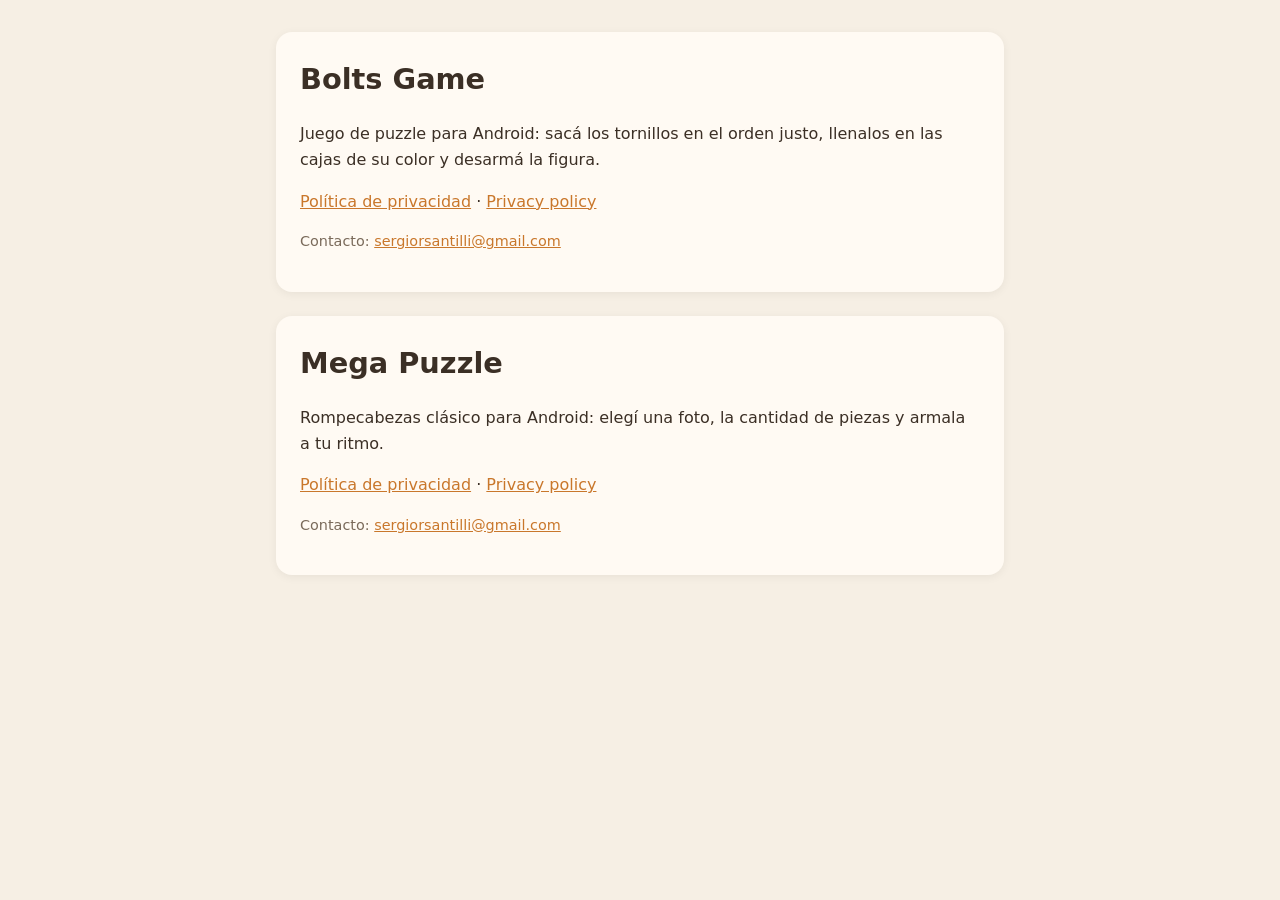
<file: index.html>
<!doctype html>
<html lang="es">
<head>
<meta charset="utf-8">
<meta name="viewport" content="width=device-width, initial-scale=1">
<title>Bolts Game</title>
<link rel="stylesheet" href="style.css">
</head>
<body>
<main>
  <div class="card">
    <h1>Bolts Game</h1>
    <p>Juego de puzzle para Android: sacá los tornillos en el orden justo, llenalos en las cajas de su color y desarmá la figura.</p>
    <p><a href="privacidad.html">Política de privacidad</a> · <a href="privacidad.html#en">Privacy policy</a></p>
    <p class="muted">Contacto: <a href="mailto:sergiorsantilli@gmail.com">sergiorsantilli@gmail.com</a></p>
  </div>
  <div class="card" style="margin-top:24px">
    <h1>Mega Puzzle</h1>
    <p>Rompecabezas clásico para Android: elegí una foto, la cantidad de piezas y armala a tu ritmo.</p>
    <p><a href="mega-puzzle/privacidad.html">Política de privacidad</a> · <a href="mega-puzzle/privacidad.html#en">Privacy policy</a></p>
    <p class="muted">Contacto: <a href="mailto:sergiorsantilli@gmail.com">sergiorsantilli@gmail.com</a></p>
  </div>
</main>
</body>
</html>
</file>
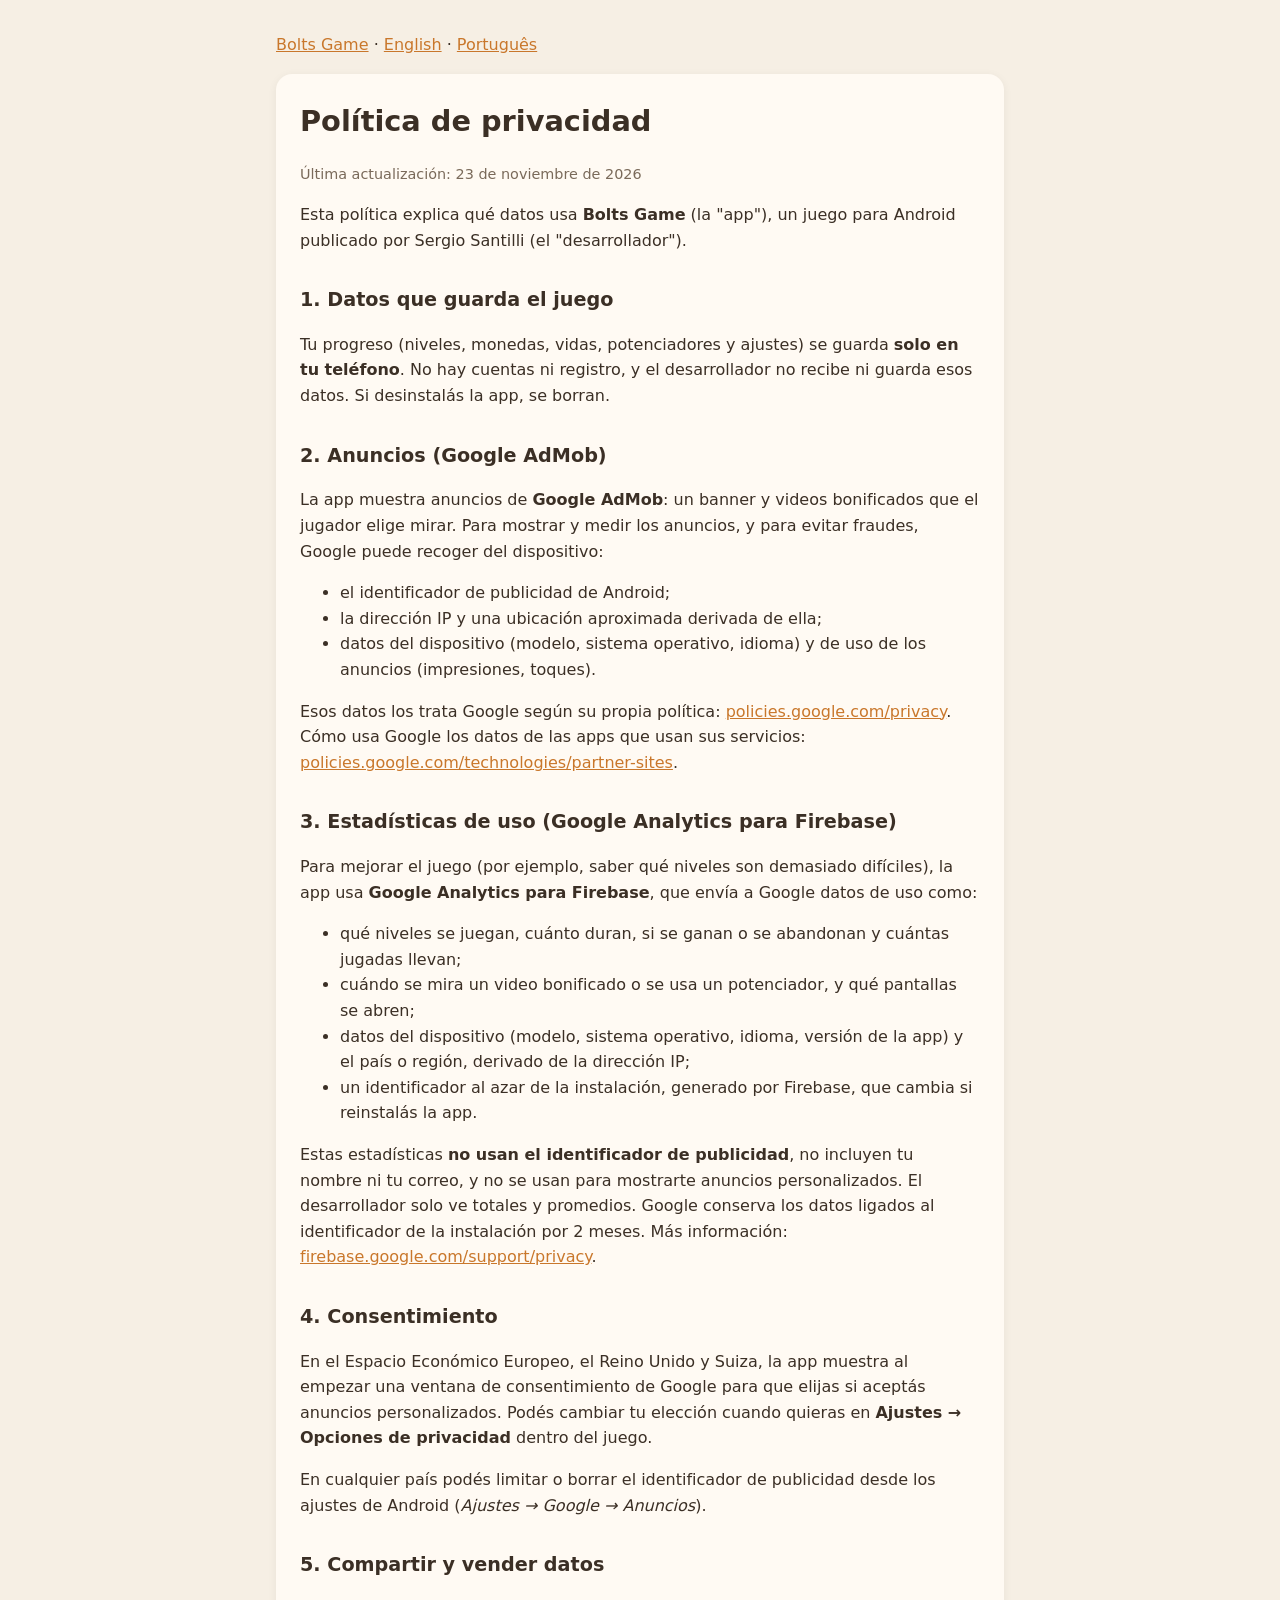
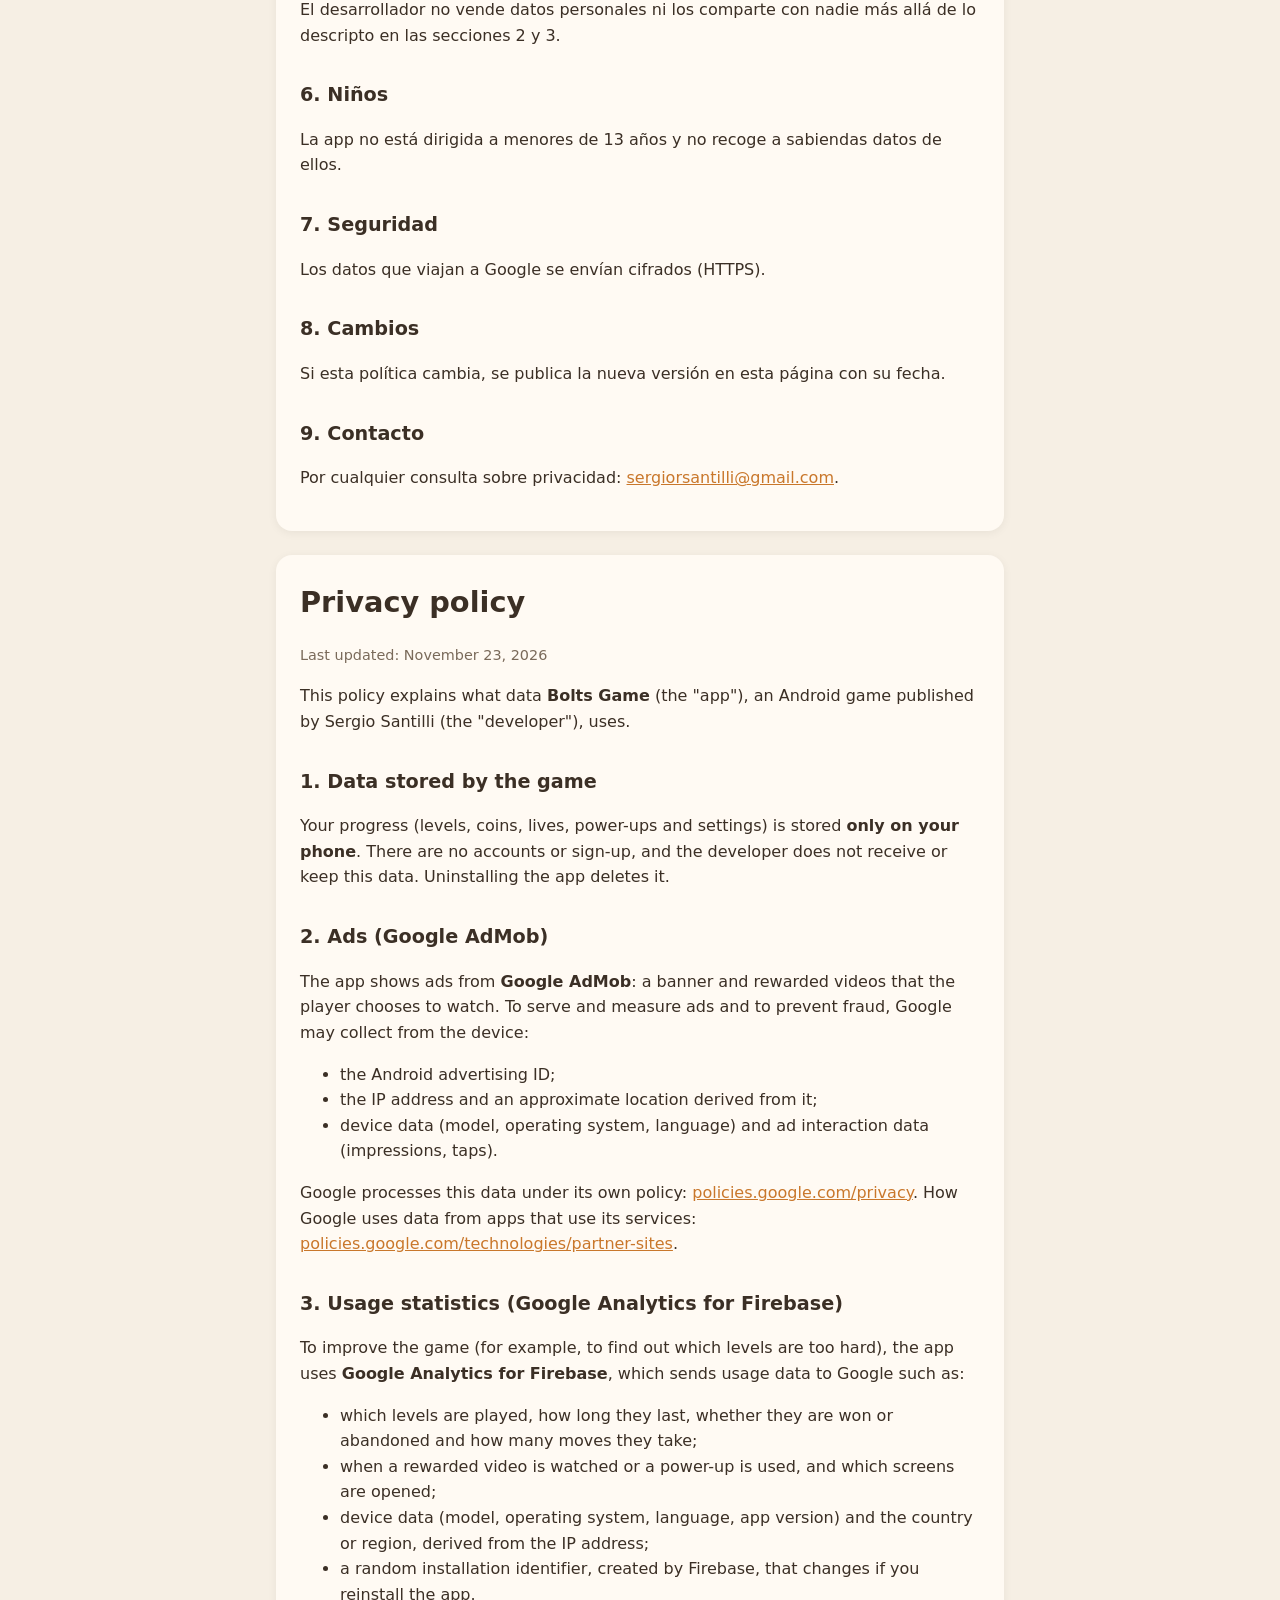
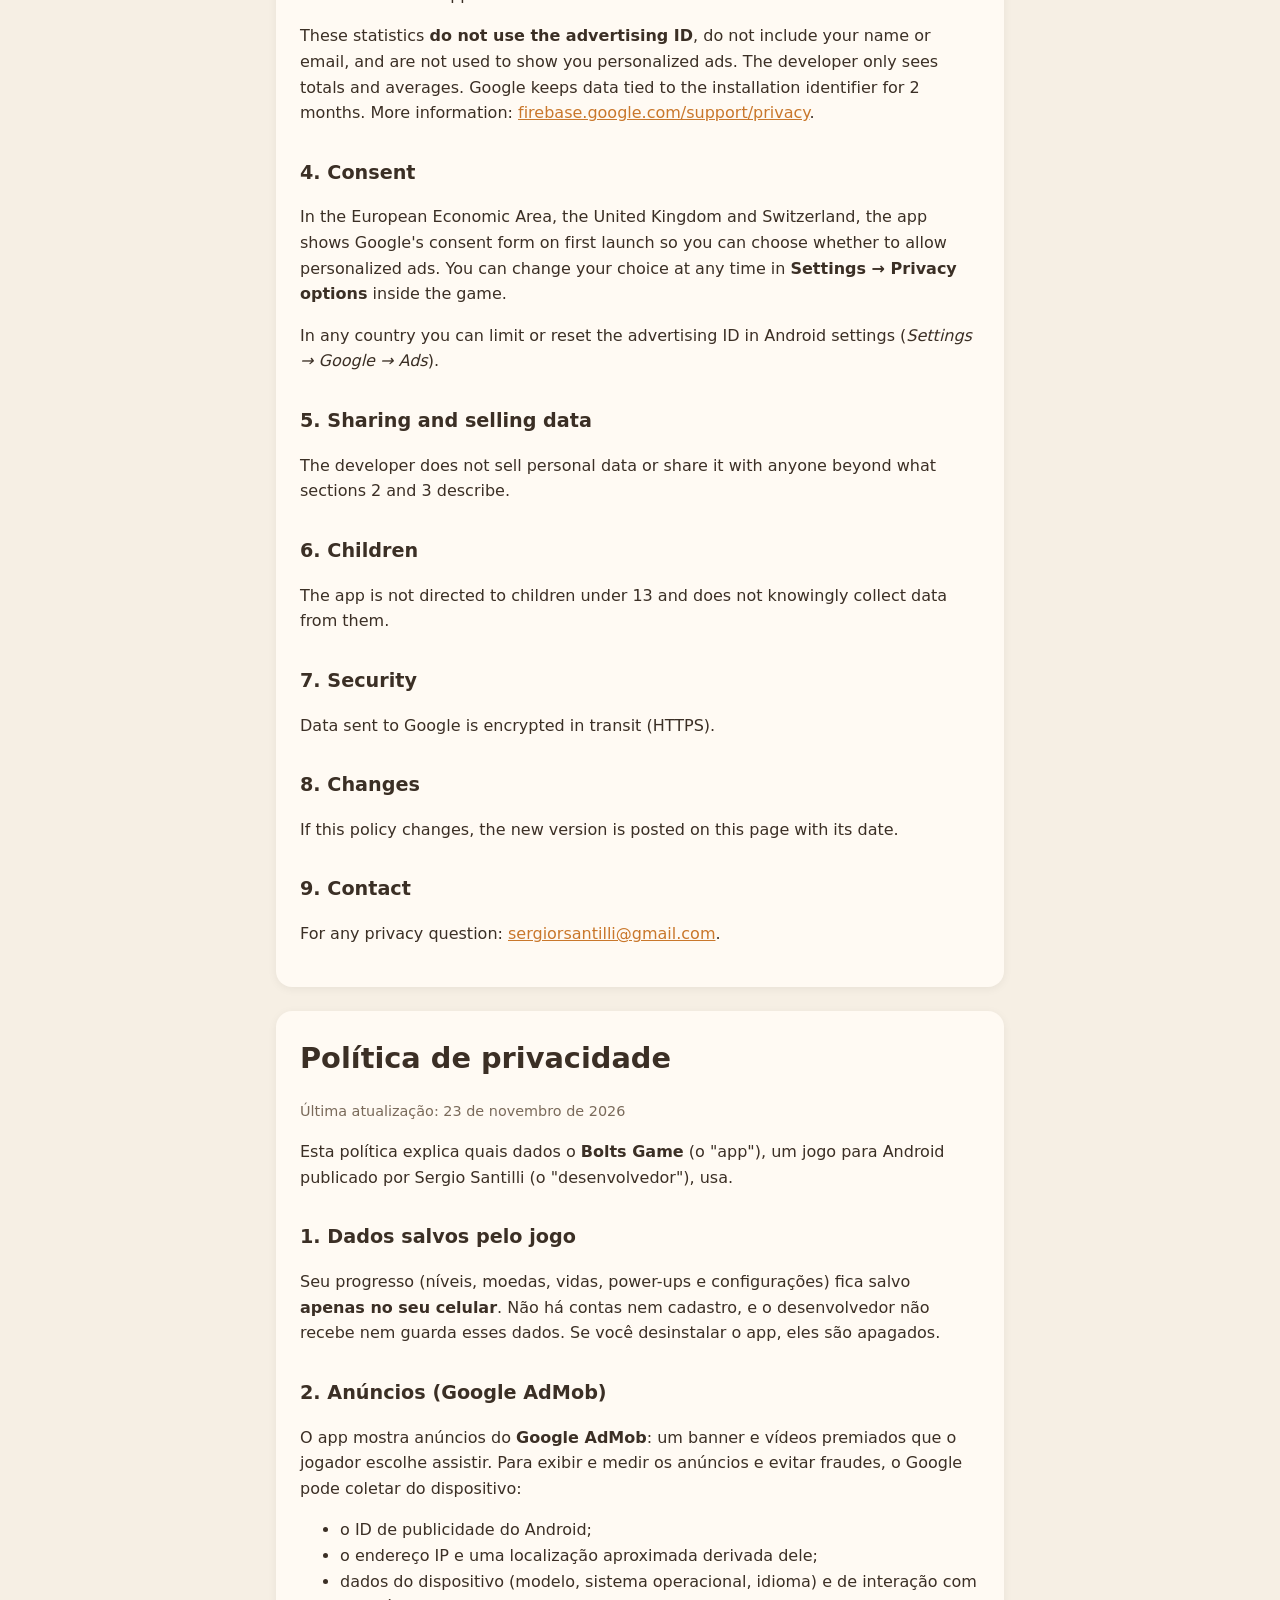
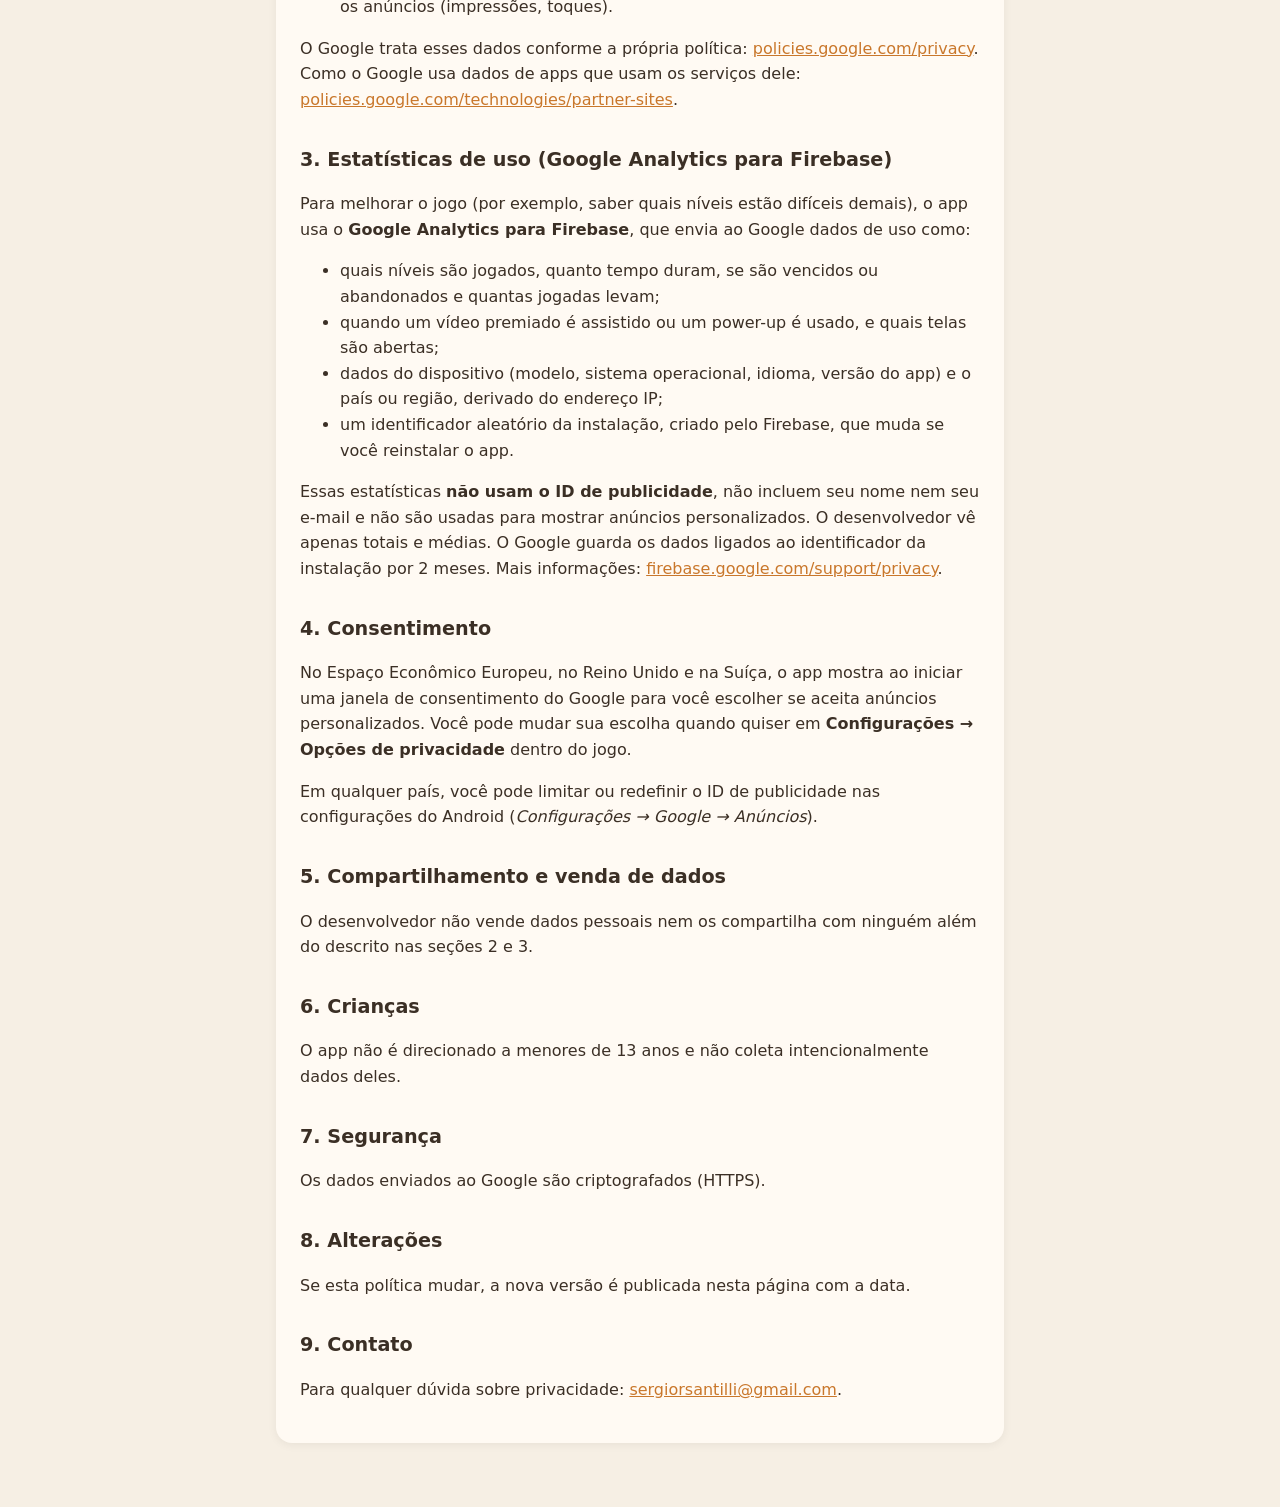
<file: privacidad.html>
<!doctype html>
<html lang="es">
<head>
<meta charset="utf-8">
<meta name="viewport" content="width=device-width, initial-scale=1">
<title>Bolts Game: privacidad</title>
<link rel="stylesheet" href="style.css">
</head>
<body>
<main>
  <nav><a href="index.html">Bolts Game</a> · <a href="#en">English</a> · <a href="#pt">Português</a></nav>
  <div class="card">
    <h1>Política de privacidad</h1>
    <p class="muted">Última actualización: 23 de noviembre de 2026</p>
    <p>Esta política explica qué datos usa <strong>Bolts Game</strong> (la "app"), un juego para Android
      publicado por Sergio Santilli (el "desarrollador").</p>

    <h2>1. Datos que guarda el juego</h2>
    <p>Tu progreso (niveles, monedas, vidas, potenciadores y ajustes) se guarda <strong>solo en tu
      teléfono</strong>. No hay cuentas ni registro, y el desarrollador no recibe ni guarda esos datos.
      Si desinstalás la app, se borran.</p>

    <h2>2. Anuncios (Google AdMob)</h2>
    <p>La app muestra anuncios de <strong>Google AdMob</strong>: un banner y videos bonificados que el
      jugador elige mirar. Para mostrar y medir los anuncios, y para evitar fraudes, Google puede recoger
      del dispositivo:</p>
    <ul>
      <li>el identificador de publicidad de Android;</li>
      <li>la dirección IP y una ubicación aproximada derivada de ella;</li>
      <li>datos del dispositivo (modelo, sistema operativo, idioma) y de uso de los anuncios
        (impresiones, toques).</li>
    </ul>
    <p>Esos datos los trata Google según su propia política: <a href="https://policies.google.com/privacy">policies.google.com/privacy</a>.
      Cómo usa Google los datos de las apps que usan sus servicios:
      <a href="https://policies.google.com/technologies/partner-sites">policies.google.com/technologies/partner-sites</a>.</p>

    <h2>3. Estadísticas de uso (Google Analytics para Firebase)</h2>
    <p>Para mejorar el juego (por ejemplo, saber qué niveles son demasiado difíciles), la app usa
      <strong>Google Analytics para Firebase</strong>, que envía a Google datos de uso como:</p>
    <ul>
      <li>qué niveles se juegan, cuánto duran, si se ganan o se abandonan y cuántas jugadas llevan;</li>
      <li>cuándo se mira un video bonificado o se usa un potenciador, y qué pantallas se abren;</li>
      <li>datos del dispositivo (modelo, sistema operativo, idioma, versión de la app) y el país o
        región, derivado de la dirección IP;</li>
      <li>un identificador al azar de la instalación, generado por Firebase, que cambia si reinstalás
        la app.</li>
    </ul>
    <p>Estas estadísticas <strong>no usan el identificador de publicidad</strong>, no incluyen tu nombre
      ni tu correo, y no se usan para mostrarte anuncios personalizados. El desarrollador solo ve
      totales y promedios. Google conserva los datos ligados al identificador de la instalación por
      2 meses. Más información:
      <a href="https://firebase.google.com/support/privacy">firebase.google.com/support/privacy</a>.</p>

    <h2>4. Consentimiento</h2>
    <p>En el Espacio Económico Europeo, el Reino Unido y Suiza, la app muestra al empezar una ventana de
      consentimiento de Google para que elijas si aceptás anuncios personalizados. Podés cambiar tu
      elección cuando quieras en <strong>Ajustes → Opciones de privacidad</strong> dentro del juego.</p>
    <p>En cualquier país podés limitar o borrar el identificador de publicidad desde los ajustes de
      Android (<em>Ajustes → Google → Anuncios</em>).</p>

    <h2>5. Compartir y vender datos</h2>
    <p>El desarrollador no vende datos personales ni los comparte con nadie más allá de lo descripto en
      las secciones 2 y 3.</p>

    <h2>6. Niños</h2>
    <p>La app no está dirigida a menores de 13 años y no recoge a sabiendas datos de ellos.</p>

    <h2>7. Seguridad</h2>
    <p>Los datos que viajan a Google se envían cifrados (HTTPS).</p>

    <h2>8. Cambios</h2>
    <p>Si esta política cambia, se publica la nueva versión en esta página con su fecha.</p>

    <h2>9. Contacto</h2>
    <p>Por cualquier consulta sobre privacidad: <a href="mailto:sergiorsantilli@gmail.com">sergiorsantilli@gmail.com</a>.</p>
  </div>

  <div class="card" id="en" style="margin-top:24px">
    <h1>Privacy policy</h1>
    <p class="muted">Last updated: November 23, 2026</p>
    <p>This policy explains what data <strong>Bolts Game</strong> (the "app"), an Android game published by
      Sergio Santilli (the "developer"), uses.</p>

    <h2>1. Data stored by the game</h2>
    <p>Your progress (levels, coins, lives, power-ups and settings) is stored <strong>only on your
      phone</strong>. There are no accounts or sign-up, and the developer does not receive or keep this
      data. Uninstalling the app deletes it.</p>

    <h2>2. Ads (Google AdMob)</h2>
    <p>The app shows ads from <strong>Google AdMob</strong>: a banner and rewarded videos that the player
      chooses to watch. To serve and measure ads and to prevent fraud, Google may collect from the device:</p>
    <ul>
      <li>the Android advertising ID;</li>
      <li>the IP address and an approximate location derived from it;</li>
      <li>device data (model, operating system, language) and ad interaction data (impressions, taps).</li>
    </ul>
    <p>Google processes this data under its own policy: <a href="https://policies.google.com/privacy">policies.google.com/privacy</a>.
      How Google uses data from apps that use its services:
      <a href="https://policies.google.com/technologies/partner-sites">policies.google.com/technologies/partner-sites</a>.</p>

    <h2>3. Usage statistics (Google Analytics for Firebase)</h2>
    <p>To improve the game (for example, to find out which levels are too hard), the app uses
      <strong>Google Analytics for Firebase</strong>, which sends usage data to Google such as:</p>
    <ul>
      <li>which levels are played, how long they last, whether they are won or abandoned and how many
        moves they take;</li>
      <li>when a rewarded video is watched or a power-up is used, and which screens are opened;</li>
      <li>device data (model, operating system, language, app version) and the country or region,
        derived from the IP address;</li>
      <li>a random installation identifier, created by Firebase, that changes if you reinstall the app.</li>
    </ul>
    <p>These statistics <strong>do not use the advertising ID</strong>, do not include your name or
      email, and are not used to show you personalized ads. The developer only sees totals and
      averages. Google keeps data tied to the installation identifier for 2 months. More information:
      <a href="https://firebase.google.com/support/privacy">firebase.google.com/support/privacy</a>.</p>

    <h2>4. Consent</h2>
    <p>In the European Economic Area, the United Kingdom and Switzerland, the app shows Google's consent
      form on first launch so you can choose whether to allow personalized ads. You can change your
      choice at any time in <strong>Settings → Privacy options</strong> inside the game.</p>
    <p>In any country you can limit or reset the advertising ID in Android settings
      (<em>Settings → Google → Ads</em>).</p>

    <h2>5. Sharing and selling data</h2>
    <p>The developer does not sell personal data or share it with anyone beyond what sections 2 and 3
      describe.</p>

    <h2>6. Children</h2>
    <p>The app is not directed to children under 13 and does not knowingly collect data from them.</p>

    <h2>7. Security</h2>
    <p>Data sent to Google is encrypted in transit (HTTPS).</p>

    <h2>8. Changes</h2>
    <p>If this policy changes, the new version is posted on this page with its date.</p>

    <h2>9. Contact</h2>
    <p>For any privacy question: <a href="mailto:sergiorsantilli@gmail.com">sergiorsantilli@gmail.com</a>.</p>
  </div>

  <div class="card" id="pt" lang="pt-BR" style="margin-top:24px">
    <h1>Política de privacidade</h1>
    <p class="muted">Última atualização: 23 de novembro de 2026</p>
    <p>Esta política explica quais dados o <strong>Bolts Game</strong> (o "app"), um jogo para Android
      publicado por Sergio Santilli (o "desenvolvedor"), usa.</p>

    <h2>1. Dados salvos pelo jogo</h2>
    <p>Seu progresso (níveis, moedas, vidas, power-ups e configurações) fica salvo <strong>apenas no seu
      celular</strong>. Não há contas nem cadastro, e o desenvolvedor não recebe nem guarda esses dados.
      Se você desinstalar o app, eles são apagados.</p>

    <h2>2. Anúncios (Google AdMob)</h2>
    <p>O app mostra anúncios do <strong>Google AdMob</strong>: um banner e vídeos premiados que o jogador
      escolhe assistir. Para exibir e medir os anúncios e evitar fraudes, o Google pode coletar do
      dispositivo:</p>
    <ul>
      <li>o ID de publicidade do Android;</li>
      <li>o endereço IP e uma localização aproximada derivada dele;</li>
      <li>dados do dispositivo (modelo, sistema operacional, idioma) e de interação com os anúncios
        (impressões, toques).</li>
    </ul>
    <p>O Google trata esses dados conforme a própria política: <a href="https://policies.google.com/privacy">policies.google.com/privacy</a>.
      Como o Google usa dados de apps que usam os serviços dele:
      <a href="https://policies.google.com/technologies/partner-sites">policies.google.com/technologies/partner-sites</a>.</p>

    <h2>3. Estatísticas de uso (Google Analytics para Firebase)</h2>
    <p>Para melhorar o jogo (por exemplo, saber quais níveis estão difíceis demais), o app usa o
      <strong>Google Analytics para Firebase</strong>, que envia ao Google dados de uso como:</p>
    <ul>
      <li>quais níveis são jogados, quanto tempo duram, se são vencidos ou abandonados e quantas jogadas
        levam;</li>
      <li>quando um vídeo premiado é assistido ou um power-up é usado, e quais telas são abertas;</li>
      <li>dados do dispositivo (modelo, sistema operacional, idioma, versão do app) e o país ou região,
        derivado do endereço IP;</li>
      <li>um identificador aleatório da instalação, criado pelo Firebase, que muda se você reinstalar o
        app.</li>
    </ul>
    <p>Essas estatísticas <strong>não usam o ID de publicidade</strong>, não incluem seu nome nem seu
      e-mail e não são usadas para mostrar anúncios personalizados. O desenvolvedor vê apenas totais e
      médias. O Google guarda os dados ligados ao identificador da instalação por 2 meses. Mais
      informações: <a href="https://firebase.google.com/support/privacy">firebase.google.com/support/privacy</a>.</p>

    <h2>4. Consentimento</h2>
    <p>No Espaço Econômico Europeu, no Reino Unido e na Suíça, o app mostra ao iniciar uma janela de
      consentimento do Google para você escolher se aceita anúncios personalizados. Você pode mudar sua
      escolha quando quiser em <strong>Configurações → Opções de privacidade</strong> dentro do jogo.</p>
    <p>Em qualquer país, você pode limitar ou redefinir o ID de publicidade nas configurações do Android
      (<em>Configurações → Google → Anúncios</em>).</p>

    <h2>5. Compartilhamento e venda de dados</h2>
    <p>O desenvolvedor não vende dados pessoais nem os compartilha com ninguém além do descrito nas
      seções 2 e 3.</p>

    <h2>6. Crianças</h2>
    <p>O app não é direcionado a menores de 13 anos e não coleta intencionalmente dados deles.</p>

    <h2>7. Segurança</h2>
    <p>Os dados enviados ao Google são criptografados (HTTPS).</p>

    <h2>8. Alterações</h2>
    <p>Se esta política mudar, a nova versão é publicada nesta página com a data.</p>

    <h2>9. Contato</h2>
    <p>Para qualquer dúvida sobre privacidade: <a href="mailto:sergiorsantilli@gmail.com">sergiorsantilli@gmail.com</a>.</p>
  </div>
</main>
</body>
</html>
</file>
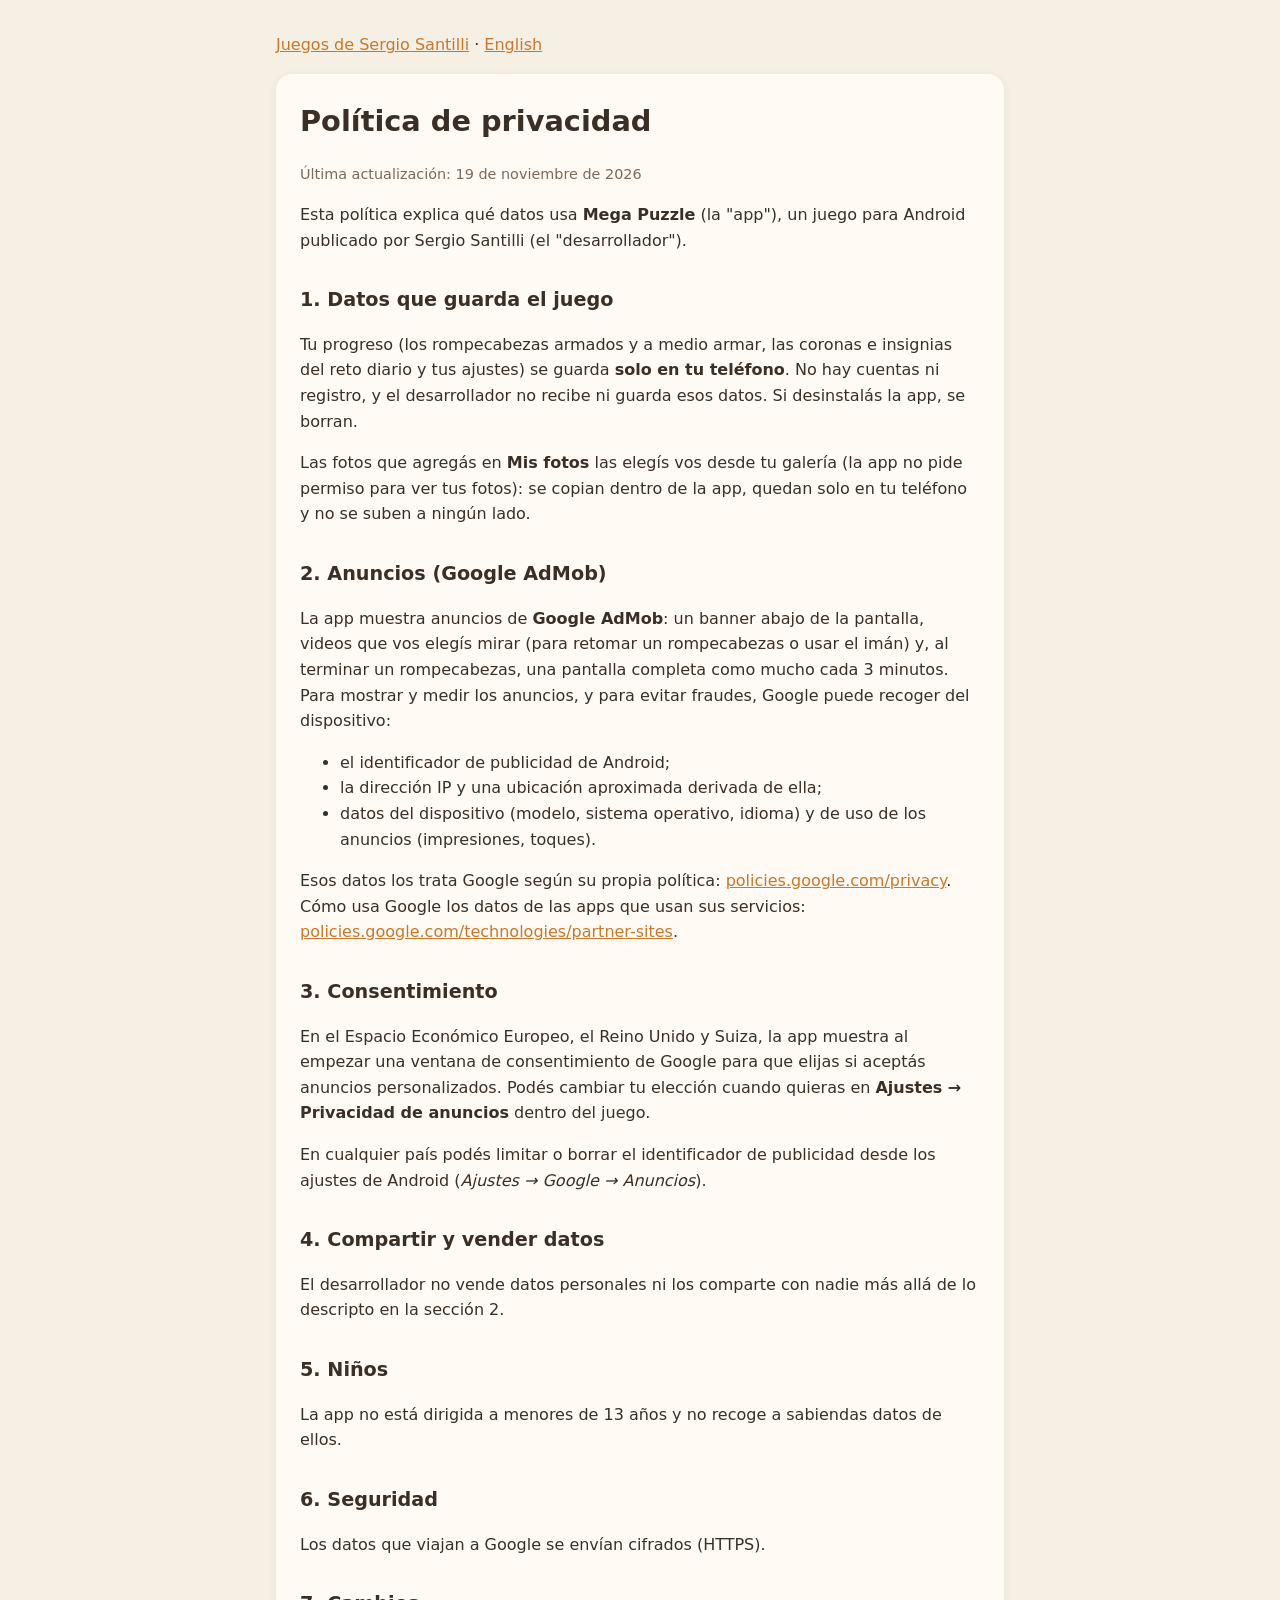
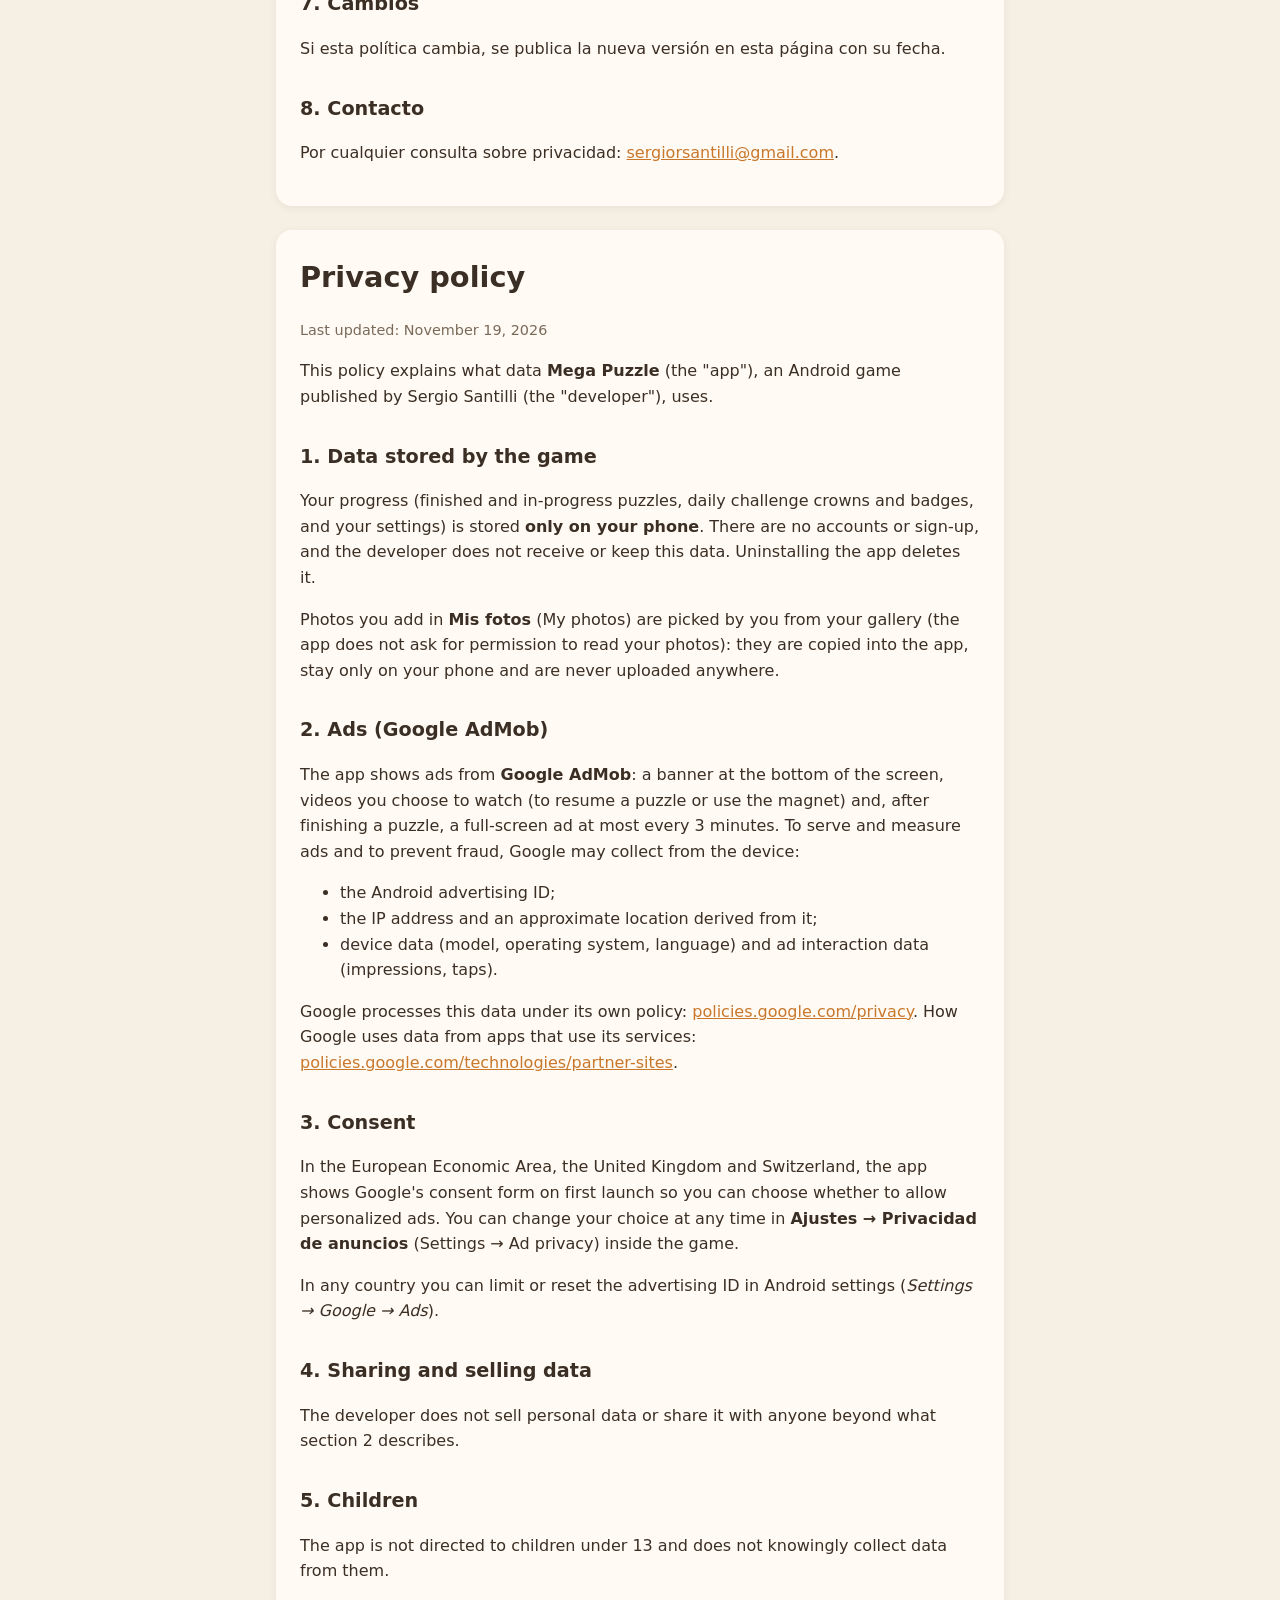
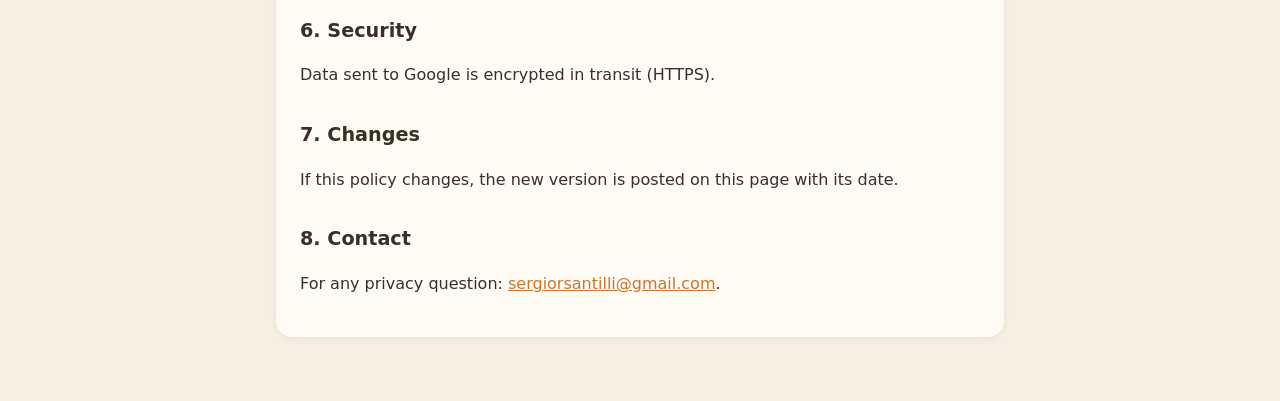
<file: mega-puzzle/privacidad.html>
<!doctype html>
<html lang="es">
<head>
<meta charset="utf-8">
<meta name="viewport" content="width=device-width, initial-scale=1">
<title>Mega Puzzle: privacidad</title>
<link rel="stylesheet" href="../style.css">
</head>
<body>
<main>
  <nav><a href="../index.html">Juegos de Sergio Santilli</a> · <a href="#en">English</a></nav>
  <div class="card">
    <h1>Política de privacidad</h1>
    <p class="muted">Última actualización: 19 de noviembre de 2026</p>
    <p>Esta política explica qué datos usa <strong>Mega Puzzle</strong> (la "app"), un juego para Android
      publicado por Sergio Santilli (el "desarrollador").</p>

    <h2>1. Datos que guarda el juego</h2>
    <p>Tu progreso (los rompecabezas armados y a medio armar, las coronas e insignias del reto diario y tus ajustes) se guarda <strong>solo en tu
      teléfono</strong>. No hay cuentas ni registro, y el desarrollador no recibe ni guarda esos datos.
      Si desinstalás la app, se borran.</p>
    <p>Las fotos que agregás en <strong>Mis fotos</strong> las elegís vos desde tu galería (la app no pide
      permiso para ver tus fotos): se copian dentro de la app, quedan solo en tu teléfono y no se suben a
      ningún lado.</p>

    <h2>2. Anuncios (Google AdMob)</h2>
    <p>La app muestra anuncios de <strong>Google AdMob</strong>: un banner abajo de la pantalla, videos que vos elegís mirar (para retomar un rompecabezas o usar el imán) y, al terminar un rompecabezas, una pantalla completa como mucho cada 3 minutos. Para mostrar y medir los anuncios, y para evitar fraudes, Google puede recoger
      del dispositivo:</p>
    <ul>
      <li>el identificador de publicidad de Android;</li>
      <li>la dirección IP y una ubicación aproximada derivada de ella;</li>
      <li>datos del dispositivo (modelo, sistema operativo, idioma) y de uso de los anuncios
        (impresiones, toques).</li>
    </ul>
    <p>Esos datos los trata Google según su propia política: <a href="https://policies.google.com/privacy">policies.google.com/privacy</a>.
      Cómo usa Google los datos de las apps que usan sus servicios:
      <a href="https://policies.google.com/technologies/partner-sites">policies.google.com/technologies/partner-sites</a>.</p>

    <h2>3. Consentimiento</h2>
    <p>En el Espacio Económico Europeo, el Reino Unido y Suiza, la app muestra al empezar una ventana de
      consentimiento de Google para que elijas si aceptás anuncios personalizados. Podés cambiar tu
      elección cuando quieras en <strong>Ajustes → Privacidad de anuncios</strong> dentro del juego.</p>
    <p>En cualquier país podés limitar o borrar el identificador de publicidad desde los ajustes de
      Android (<em>Ajustes → Google → Anuncios</em>).</p>

    <h2>4. Compartir y vender datos</h2>
    <p>El desarrollador no vende datos personales ni los comparte con nadie más allá de lo descripto en
      la sección 2.</p>

    <h2>5. Niños</h2>
    <p>La app no está dirigida a menores de 13 años y no recoge a sabiendas datos de ellos.</p>

    <h2>6. Seguridad</h2>
    <p>Los datos que viajan a Google se envían cifrados (HTTPS).</p>

    <h2>7. Cambios</h2>
    <p>Si esta política cambia, se publica la nueva versión en esta página con su fecha.</p>

    <h2>8. Contacto</h2>
    <p>Por cualquier consulta sobre privacidad: <a href="mailto:sergiorsantilli@gmail.com">sergiorsantilli@gmail.com</a>.</p>
  </div>

  <div class="card" id="en" style="margin-top:24px">
    <h1>Privacy policy</h1>
    <p class="muted">Last updated: November 19, 2026</p>
    <p>This policy explains what data <strong>Mega Puzzle</strong> (the "app"), an Android game published by
      Sergio Santilli (the "developer"), uses.</p>

    <h2>1. Data stored by the game</h2>
    <p>Your progress (finished and in-progress puzzles, daily challenge crowns and badges, and your settings) is stored <strong>only on your
      phone</strong>. There are no accounts or sign-up, and the developer does not receive or keep this
      data. Uninstalling the app deletes it.</p>
    <p>Photos you add in <strong>Mis fotos</strong> (My photos) are picked by you from your gallery (the app
      does not ask for permission to read your photos): they are copied into the app, stay only on your
      phone and are never uploaded anywhere.</p>

    <h2>2. Ads (Google AdMob)</h2>
    <p>The app shows ads from <strong>Google AdMob</strong>: a banner at the bottom of the screen, videos you choose to watch (to resume a puzzle or use the magnet) and, after finishing a puzzle, a full-screen ad at most every 3 minutes. To serve and measure ads and to prevent fraud, Google may collect from the device:</p>
    <ul>
      <li>the Android advertising ID;</li>
      <li>the IP address and an approximate location derived from it;</li>
      <li>device data (model, operating system, language) and ad interaction data (impressions, taps).</li>
    </ul>
    <p>Google processes this data under its own policy: <a href="https://policies.google.com/privacy">policies.google.com/privacy</a>.
      How Google uses data from apps that use its services:
      <a href="https://policies.google.com/technologies/partner-sites">policies.google.com/technologies/partner-sites</a>.</p>

    <h2>3. Consent</h2>
    <p>In the European Economic Area, the United Kingdom and Switzerland, the app shows Google's consent
      form on first launch so you can choose whether to allow personalized ads. You can change your
      choice at any time in <strong>Ajustes → Privacidad de anuncios</strong> (Settings → Ad privacy)
      inside the game.</p>
    <p>In any country you can limit or reset the advertising ID in Android settings
      (<em>Settings → Google → Ads</em>).</p>

    <h2>4. Sharing and selling data</h2>
    <p>The developer does not sell personal data or share it with anyone beyond what section 2 describes.</p>

    <h2>5. Children</h2>
    <p>The app is not directed to children under 13 and does not knowingly collect data from them.</p>

    <h2>6. Security</h2>
    <p>Data sent to Google is encrypted in transit (HTTPS).</p>

    <h2>7. Changes</h2>
    <p>If this policy changes, the new version is posted on this page with its date.</p>

    <h2>8. Contact</h2>
    <p>For any privacy question: <a href="mailto:sergiorsantilli@gmail.com">sergiorsantilli@gmail.com</a>.</p>
  </div>
</main>
</body>
</html>
</file>
<file: style.css>
:root { --bg: #f6efe4; --card: #fffaf3; --text: #3b2f25; --muted: #7a6a5a; --accent: #c9772b; }
@media (prefers-color-scheme: dark) { :root { --bg: #1f1a15; --card: #2a231c; --text: #f1e7da; --muted: #b8a894; --accent: #f0a85a; } }
* { box-sizing: border-box; }
body { margin: 0; background: var(--bg); color: var(--text); font: 16px/1.6 system-ui, -apple-system, "Segoe UI", Roboto, sans-serif; }
main { max-width: 760px; margin: 0 auto; padding: 32px 16px 64px; }
.card { background: var(--card); border-radius: 16px; padding: 24px; box-shadow: 0 2px 10px rgba(0,0,0,.06); }
h1 { margin-top: 0; font-size: 1.8rem; }
h2 { font-size: 1.2rem; margin-top: 2rem; }
a { color: var(--accent); }
.muted { color: var(--muted); font-size: .9rem; }
nav { margin-bottom: 16px; }
</file>
